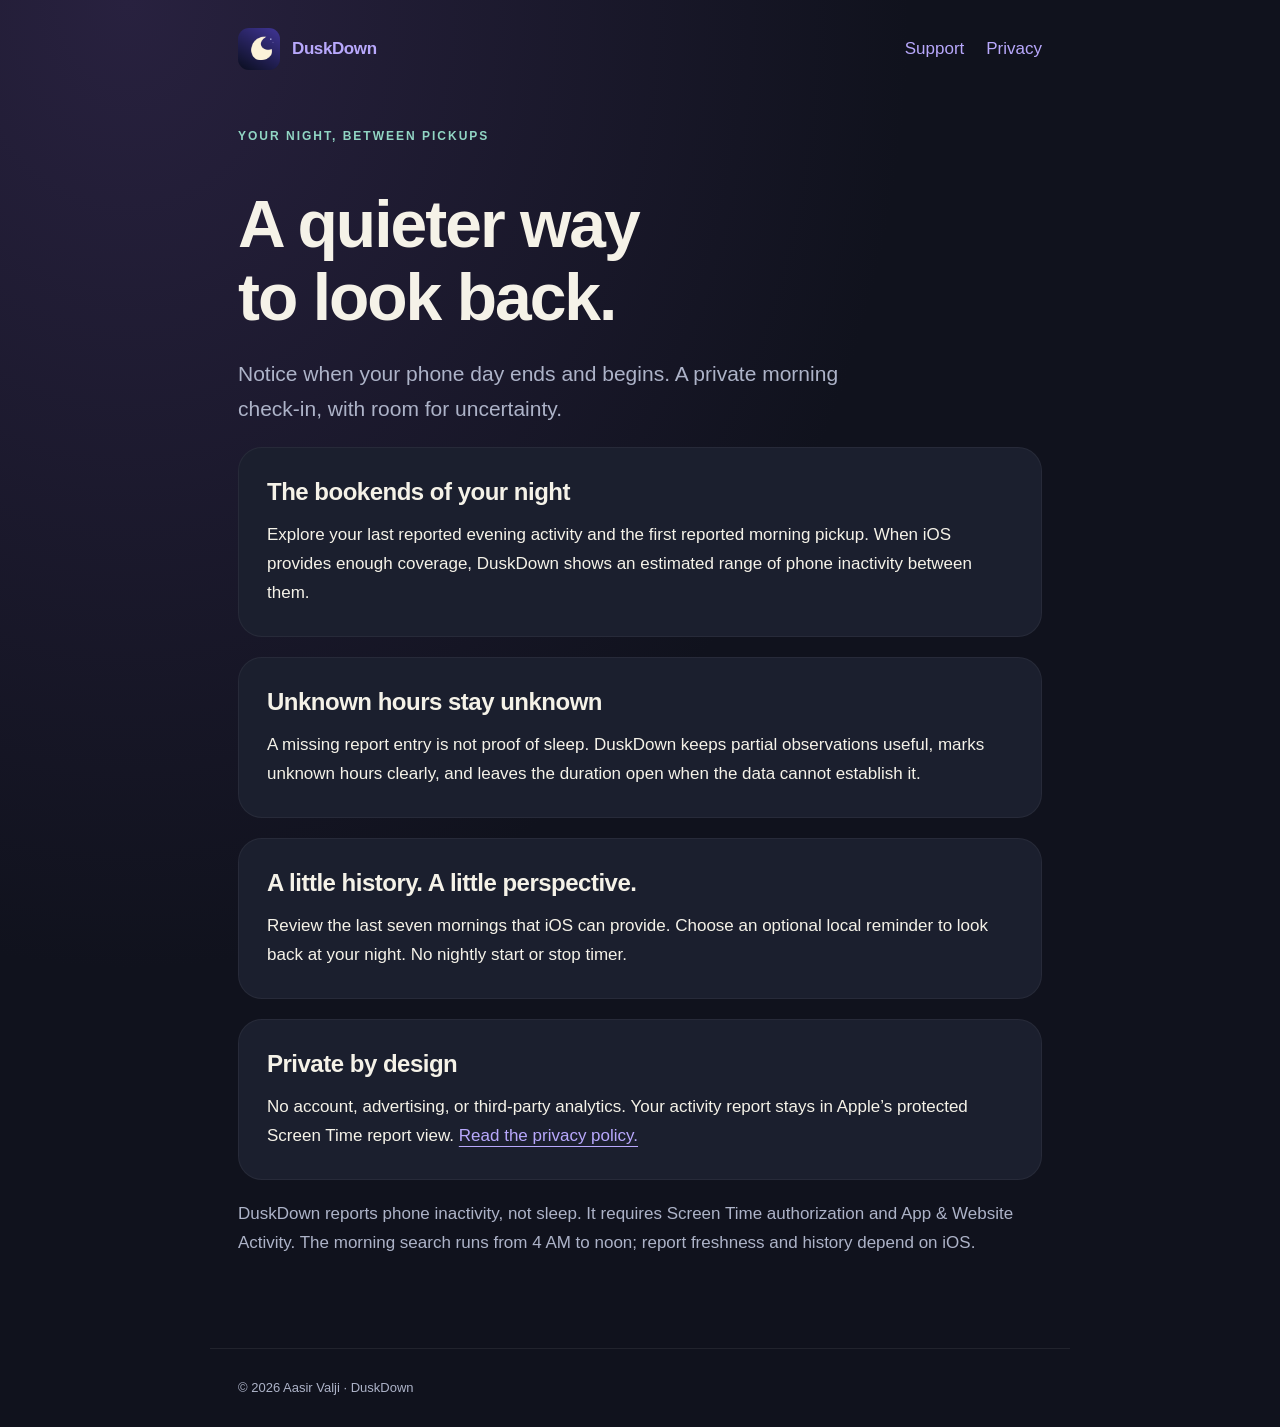
<file: index.html>
<!doctype html>
<html lang="en"><head><meta charset="utf-8"><meta name="viewport" content="width=device-width,initial-scale=1"><meta name="description" content="DuskDown is a private morning check-in for understanding your reported evening activity and morning phone pickup."><title>DuskDown — Your night, between pickups</title><link rel="stylesheet" href="styles.css"></head>
<body><header><a class="brand" href="index.html"><img src="icon.png" alt="">DuskDown</a><nav><a href="support.html">Support</a><a href="privacy.html">Privacy</a></nav></header>
<main><p class="eyebrow">Your night, between pickups</p><h1>A quieter way<br>to look back.</h1><p class="intro">Notice when your phone day ends and begins. A private morning check-in, with room for uncertainty.</p>
<section class="card"><h2>The bookends of your night</h2><p>Explore your last reported evening activity and the first reported morning pickup. When iOS provides enough coverage, DuskDown shows an estimated range of phone inactivity between them.</p></section>
<section class="card"><h2>Unknown hours stay unknown</h2><p>A missing report entry is not proof of sleep. DuskDown keeps partial observations useful, marks unknown hours clearly, and leaves the duration open when the data cannot establish it.</p></section>
<section class="card"><h2>A little history. A little perspective.</h2><p>Review the last seven mornings that iOS can provide. Choose an optional local reminder to look back at your night. No nightly start or stop timer.</p></section>
<section class="card"><h2>Private by design</h2><p>No account, advertising, or third-party analytics. Your activity report stays in Apple’s protected Screen Time report view. <a href="privacy.html">Read the privacy policy.</a></p></section>
<p class="muted">DuskDown reports phone inactivity, not sleep. It requires Screen Time authorization and App &amp; Website Activity. The morning search runs from 4 AM to noon; report freshness and history depend on iOS.</p></main>
<footer>© 2026 Aasir Valji · DuskDown</footer></body></html>
</file>
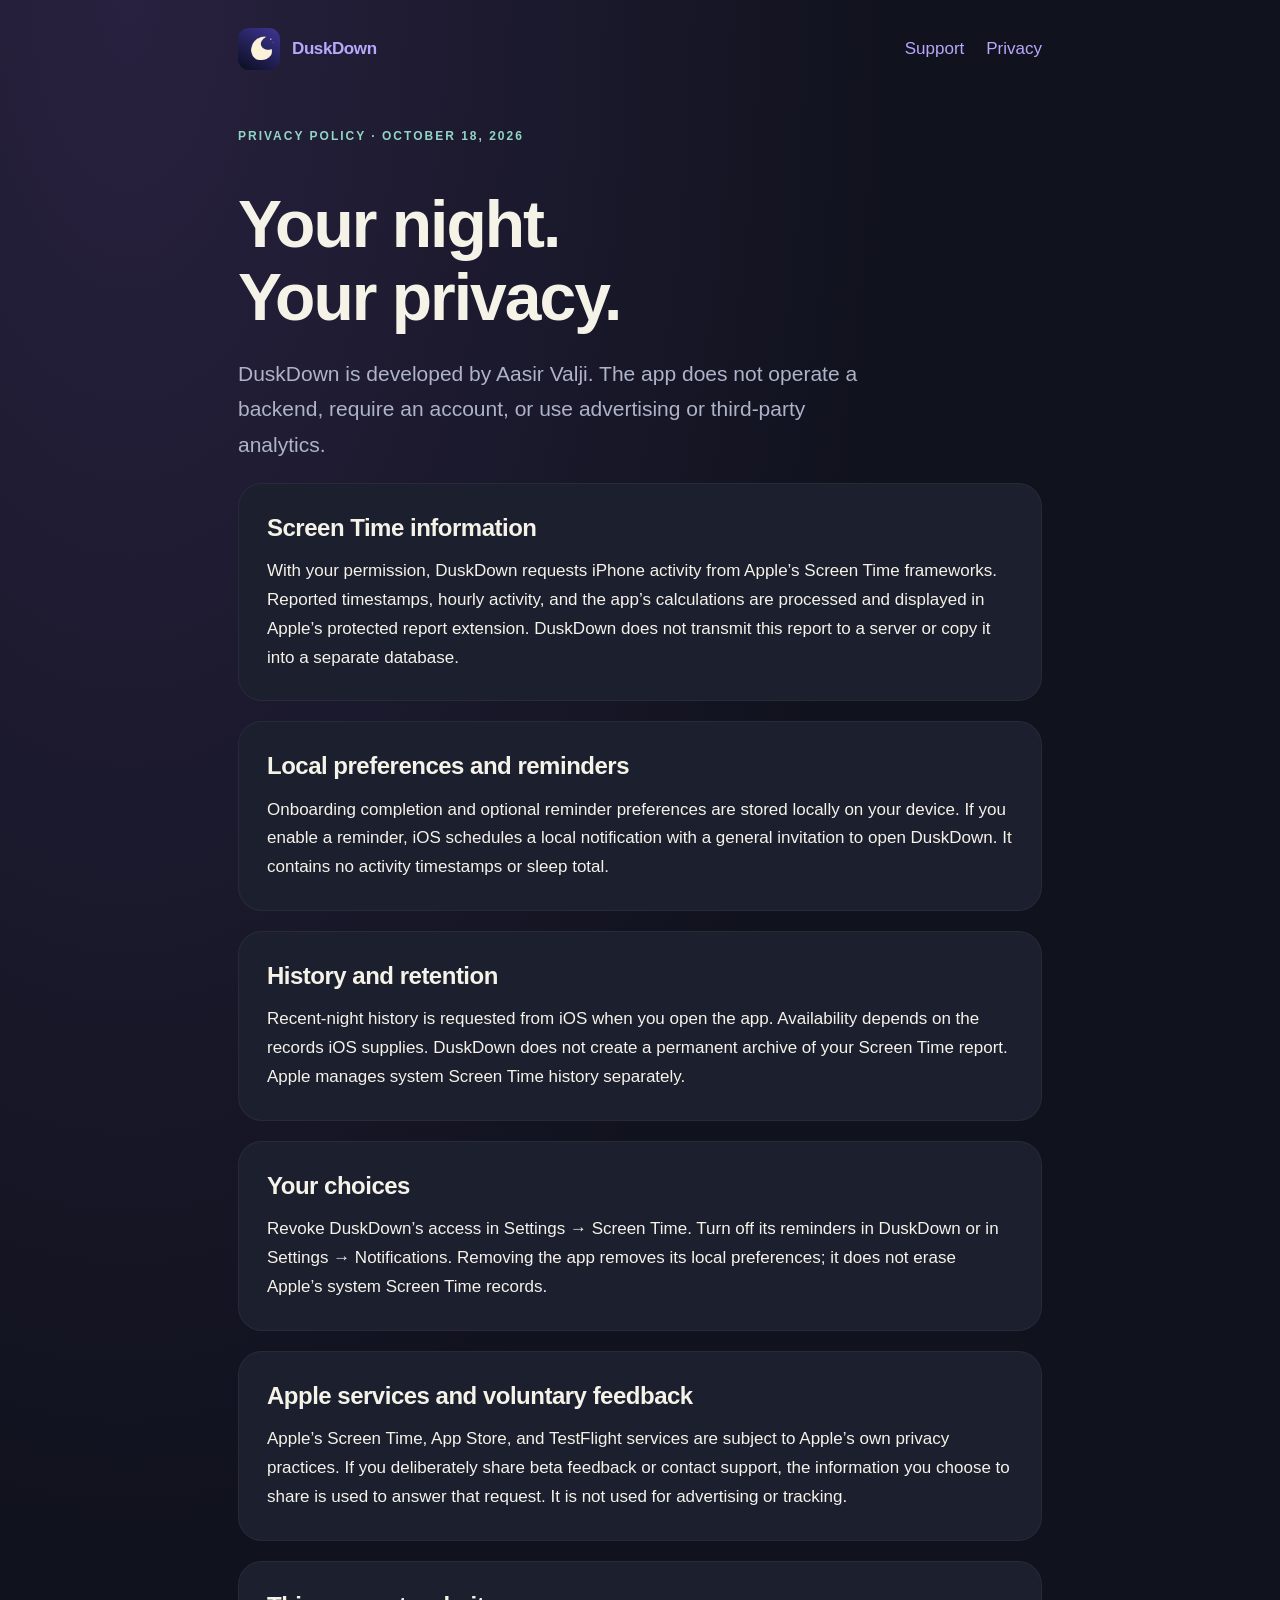
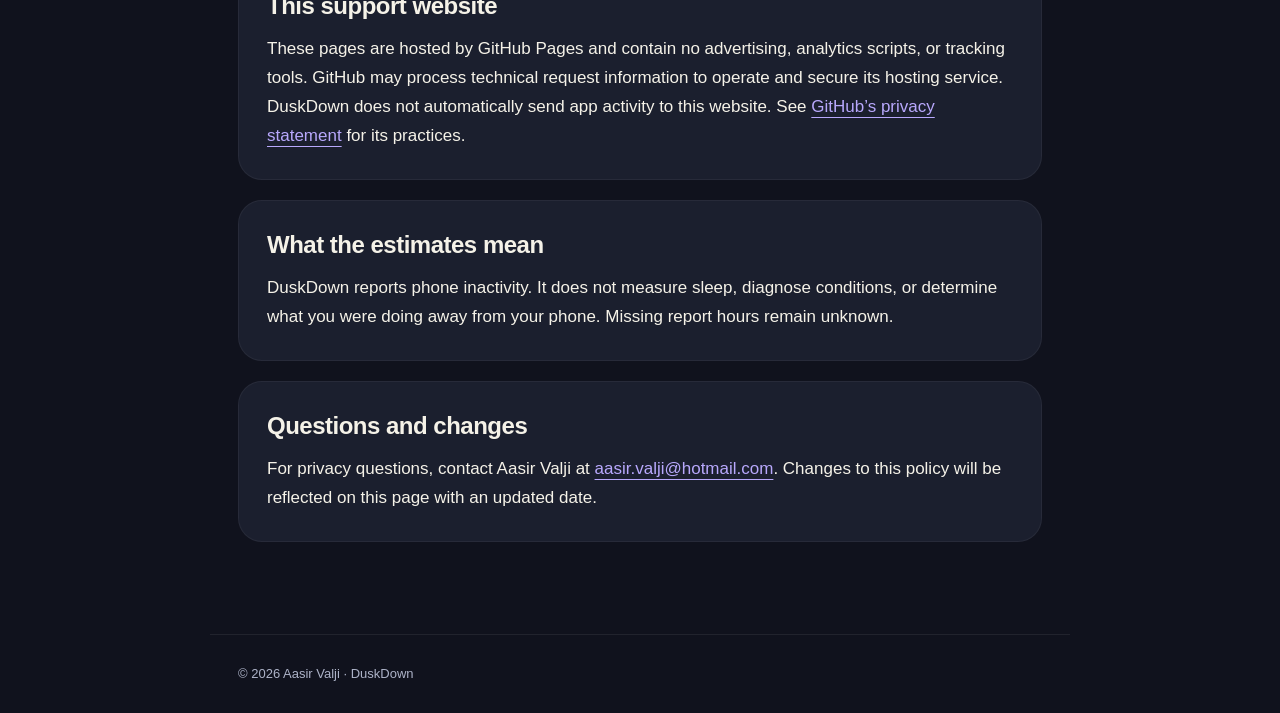
<file: privacy.html>
<!doctype html>
<html lang="en"><head><meta charset="utf-8"><meta name="viewport" content="width=device-width,initial-scale=1"><title>DuskDown Privacy Policy</title><link rel="stylesheet" href="styles.css"></head>
<body><header><a class="brand" href="index.html"><img src="icon.png" alt="">DuskDown</a><nav><a href="support.html">Support</a><a href="privacy.html">Privacy</a></nav></header>
<main><p class="eyebrow">Privacy policy · October 18, 2026</p><h1>Your night.<br>Your privacy.</h1><p class="intro">DuskDown is developed by Aasir Valji. The app does not operate a backend, require an account, or use advertising or third-party analytics.</p>
<section class="card"><h2>Screen Time information</h2><p>With your permission, DuskDown requests iPhone activity from Apple’s Screen Time frameworks. Reported timestamps, hourly activity, and the app’s calculations are processed and displayed in Apple’s protected report extension. DuskDown does not transmit this report to a server or copy it into a separate database.</p></section>
<section class="card"><h2>Local preferences and reminders</h2><p>Onboarding completion and optional reminder preferences are stored locally on your device. If you enable a reminder, iOS schedules a local notification with a general invitation to open DuskDown. It contains no activity timestamps or sleep total.</p></section>
<section class="card"><h2>History and retention</h2><p>Recent-night history is requested from iOS when you open the app. Availability depends on the records iOS supplies. DuskDown does not create a permanent archive of your Screen Time report. Apple manages system Screen Time history separately.</p></section>
<section class="card"><h2>Your choices</h2><p>Revoke DuskDown’s access in Settings → Screen Time. Turn off its reminders in DuskDown or in Settings → Notifications. Removing the app removes its local preferences; it does not erase Apple’s system Screen Time records.</p></section>
<section class="card"><h2>Apple services and voluntary feedback</h2><p>Apple’s Screen Time, App Store, and TestFlight services are subject to Apple’s own privacy practices. If you deliberately share beta feedback or contact support, the information you choose to share is used to answer that request. It is not used for advertising or tracking.</p></section>
<section class="card"><h2>This support website</h2><p>These pages are hosted by GitHub Pages and contain no advertising, analytics scripts, or tracking tools. GitHub may process technical request information to operate and secure its hosting service. DuskDown does not automatically send app activity to this website. See <a href="https://docs.github.com/en/site-policy/privacy-policies/github-general-privacy-statement">GitHub’s privacy statement</a> for its practices.</p></section>
<section class="card"><h2>What the estimates mean</h2><p>DuskDown reports phone inactivity. It does not measure sleep, diagnose conditions, or determine what you were doing away from your phone. Missing report hours remain unknown.</p></section>
<section class="card"><h2>Questions and changes</h2><p>For privacy questions, contact Aasir Valji at <a href="mailto:aasir.valji@hotmail.com">aasir.valji@hotmail.com</a>. Changes to this policy will be reflected on this page with an updated date.</p></section></main>
<footer>© 2026 Aasir Valji · DuskDown</footer></body></html>
</file>
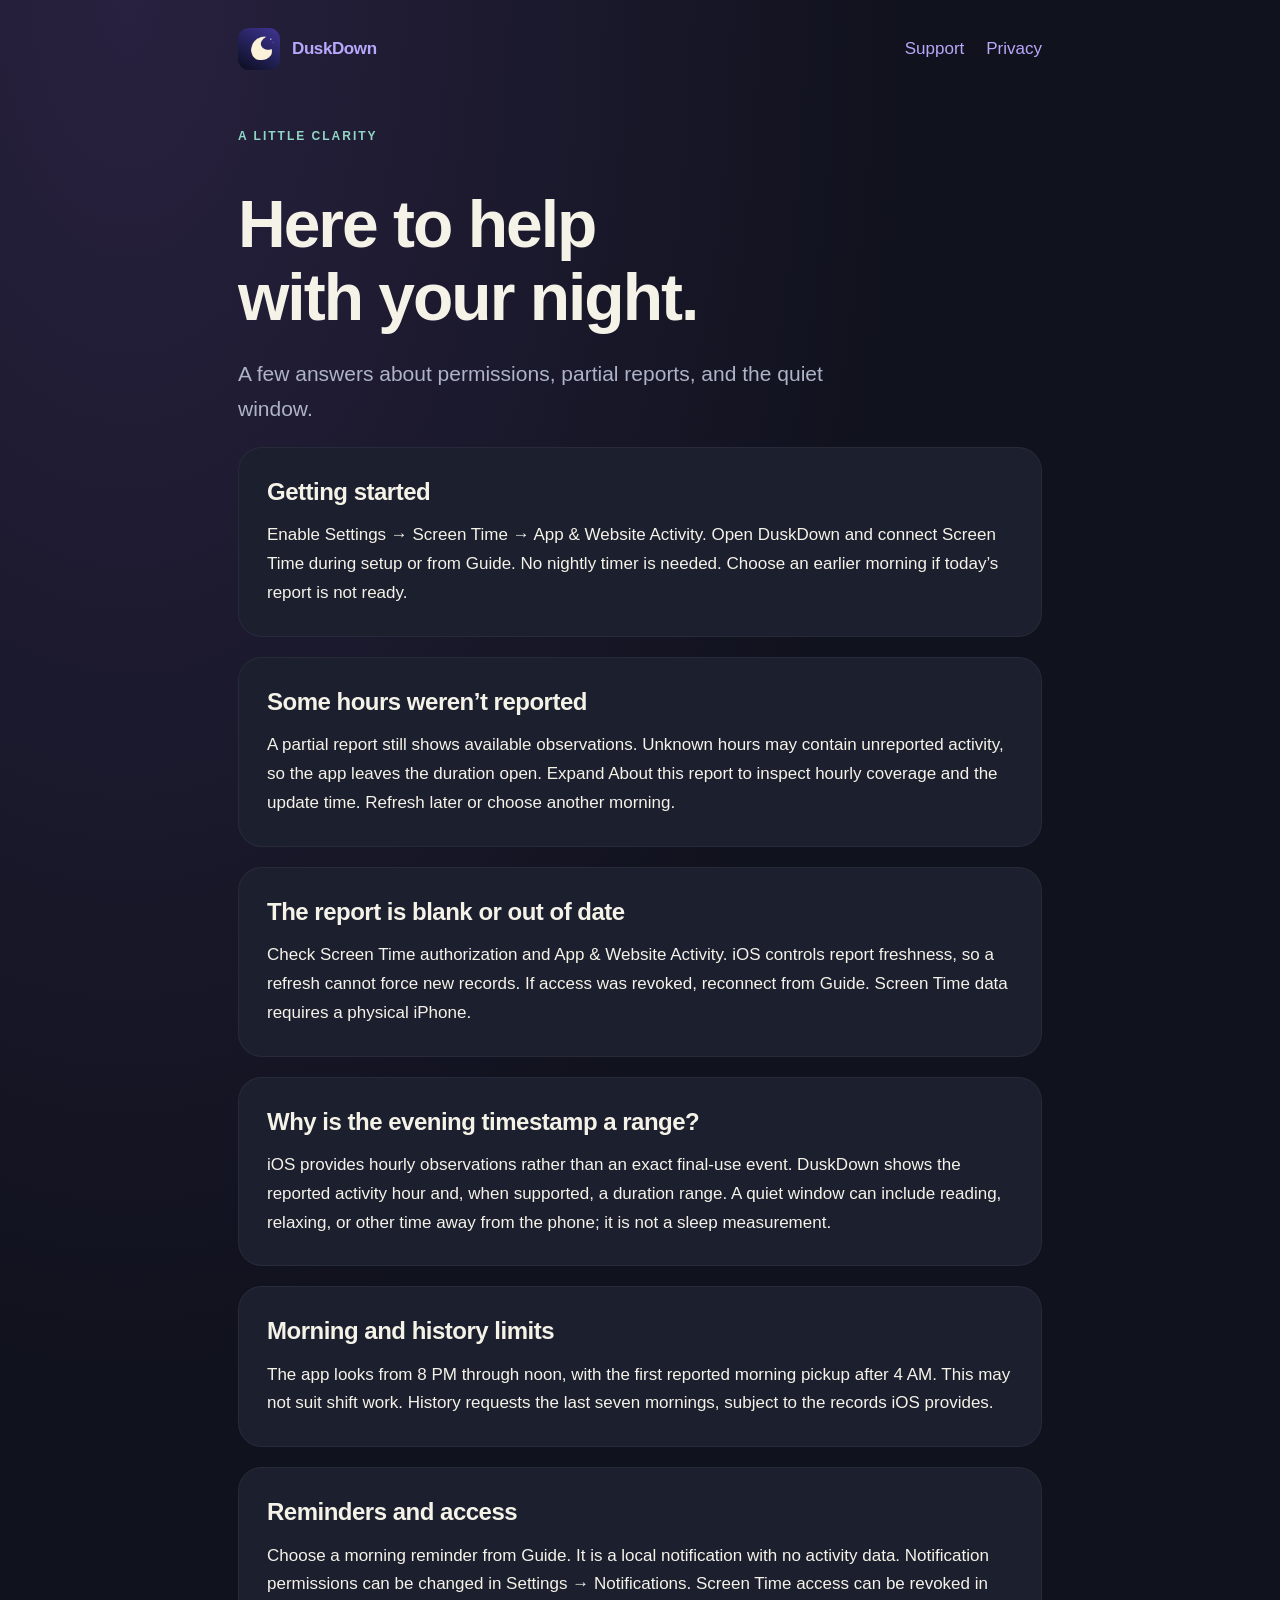
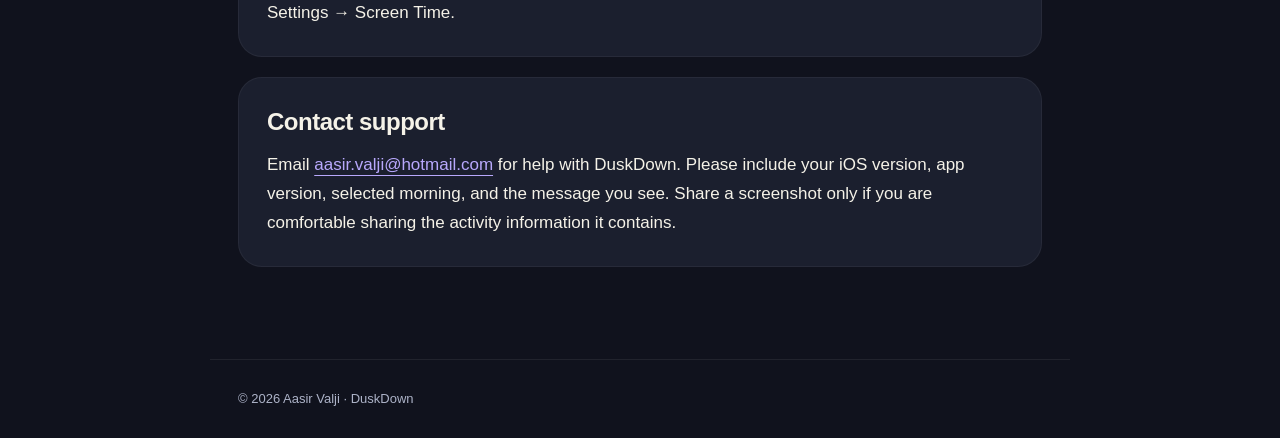
<file: support.html>
<!doctype html>
<html lang="en"><head><meta charset="utf-8"><meta name="viewport" content="width=device-width,initial-scale=1"><title>DuskDown Support</title><link rel="stylesheet" href="styles.css"></head>
<body><header><a class="brand" href="index.html"><img src="icon.png" alt="">DuskDown</a><nav><a href="support.html">Support</a><a href="privacy.html">Privacy</a></nav></header>
<main><p class="eyebrow">A little clarity</p><h1>Here to help<br>with your night.</h1><p class="intro">A few answers about permissions, partial reports, and the quiet window.</p>
<section class="card"><h2>Getting started</h2><p>Enable Settings → Screen Time → App &amp; Website Activity. Open DuskDown and connect Screen Time during setup or from Guide. No nightly timer is needed. Choose an earlier morning if today’s report is not ready.</p></section>
<section class="card"><h2>Some hours weren’t reported</h2><p>A partial report still shows available observations. Unknown hours may contain unreported activity, so the app leaves the duration open. Expand About this report to inspect hourly coverage and the update time. Refresh later or choose another morning.</p></section>
<section class="card"><h2>The report is blank or out of date</h2><p>Check Screen Time authorization and App &amp; Website Activity. iOS controls report freshness, so a refresh cannot force new records. If access was revoked, reconnect from Guide. Screen Time data requires a physical iPhone.</p></section>
<section class="card"><h2>Why is the evening timestamp a range?</h2><p>iOS provides hourly observations rather than an exact final-use event. DuskDown shows the reported activity hour and, when supported, a duration range. A quiet window can include reading, relaxing, or other time away from the phone; it is not a sleep measurement.</p></section>
<section class="card"><h2>Morning and history limits</h2><p>The app looks from 8 PM through noon, with the first reported morning pickup after 4 AM. This may not suit shift work. History requests the last seven mornings, subject to the records iOS provides.</p></section>
<section class="card"><h2>Reminders and access</h2><p>Choose a morning reminder from Guide. It is a local notification with no activity data. Notification permissions can be changed in Settings → Notifications. Screen Time access can be revoked in Settings → Screen Time.</p></section>
<section class="card"><h2>Contact support</h2><p>Email <a href="mailto:aasir.valji@hotmail.com">aasir.valji@hotmail.com</a> for help with DuskDown. Please include your iOS version, app version, selected morning, and the message you see. Share a screenshot only if you are comfortable sharing the activity information it contains.</p></section></main>
<footer>© 2026 Aasir Valji · DuskDown</footer></body></html>
</file>
<file: styles.css>
:root{color-scheme:dark;--bg:#10121d;--card:#1b1f2e;--ink:#f5f2e8;--muted:#adb3c8;--accent:#b8a8fc;--mint:#91d6c4}
*{box-sizing:border-box}
body{margin:0;background:radial-gradient(ellipse at 10% 0%,#28213f 0,transparent 48%),var(--bg);color:var(--ink);font:17px/1.7 -apple-system,BlinkMacSystemFont,"Segoe UI",sans-serif}
main,header,footer{max-width:860px;margin:auto;padding:28px}
header{display:flex;justify-content:space-between;align-items:center;gap:20px}
.brand{display:flex;align-items:center;gap:12px;font-weight:650;letter-spacing:-.4px}
.brand img{width:42px;height:42px;border-radius:11px}
a{color:var(--accent);text-underline-offset:5px}
header a{text-decoration:none}
nav{display:flex;gap:22px}
h1{font-size:clamp(38px,8vw,66px);line-height:1.1;letter-spacing:-2px;font-weight:650;max-width:720px;margin:42px 0 22px}
h2{font-size:24px;line-height:1.3;letter-spacing:-.5px;margin:0 0 14px}
p{margin:0 0 18px}
.intro{font-size:21px;color:var(--muted);max-width:640px}
.eyebrow{color:var(--mint);letter-spacing:2px;font-size:12px;font-weight:700;text-transform:uppercase}
.card{background:var(--card);border:1px solid #ffffff0d;border-radius:24px;padding:28px;margin:20px 0}
.card p:last-child{margin-bottom:0}
.muted{color:var(--muted)}
footer{font-size:13px;color:var(--muted);border-top:1px solid #ffffff12;margin-top:44px}
@media(max-width:520px){main,header,footer{padding:22px}nav{gap:14px;font-size:14px}.card{padding:22px}h1{letter-spacing:-1.4px}}
</file>
